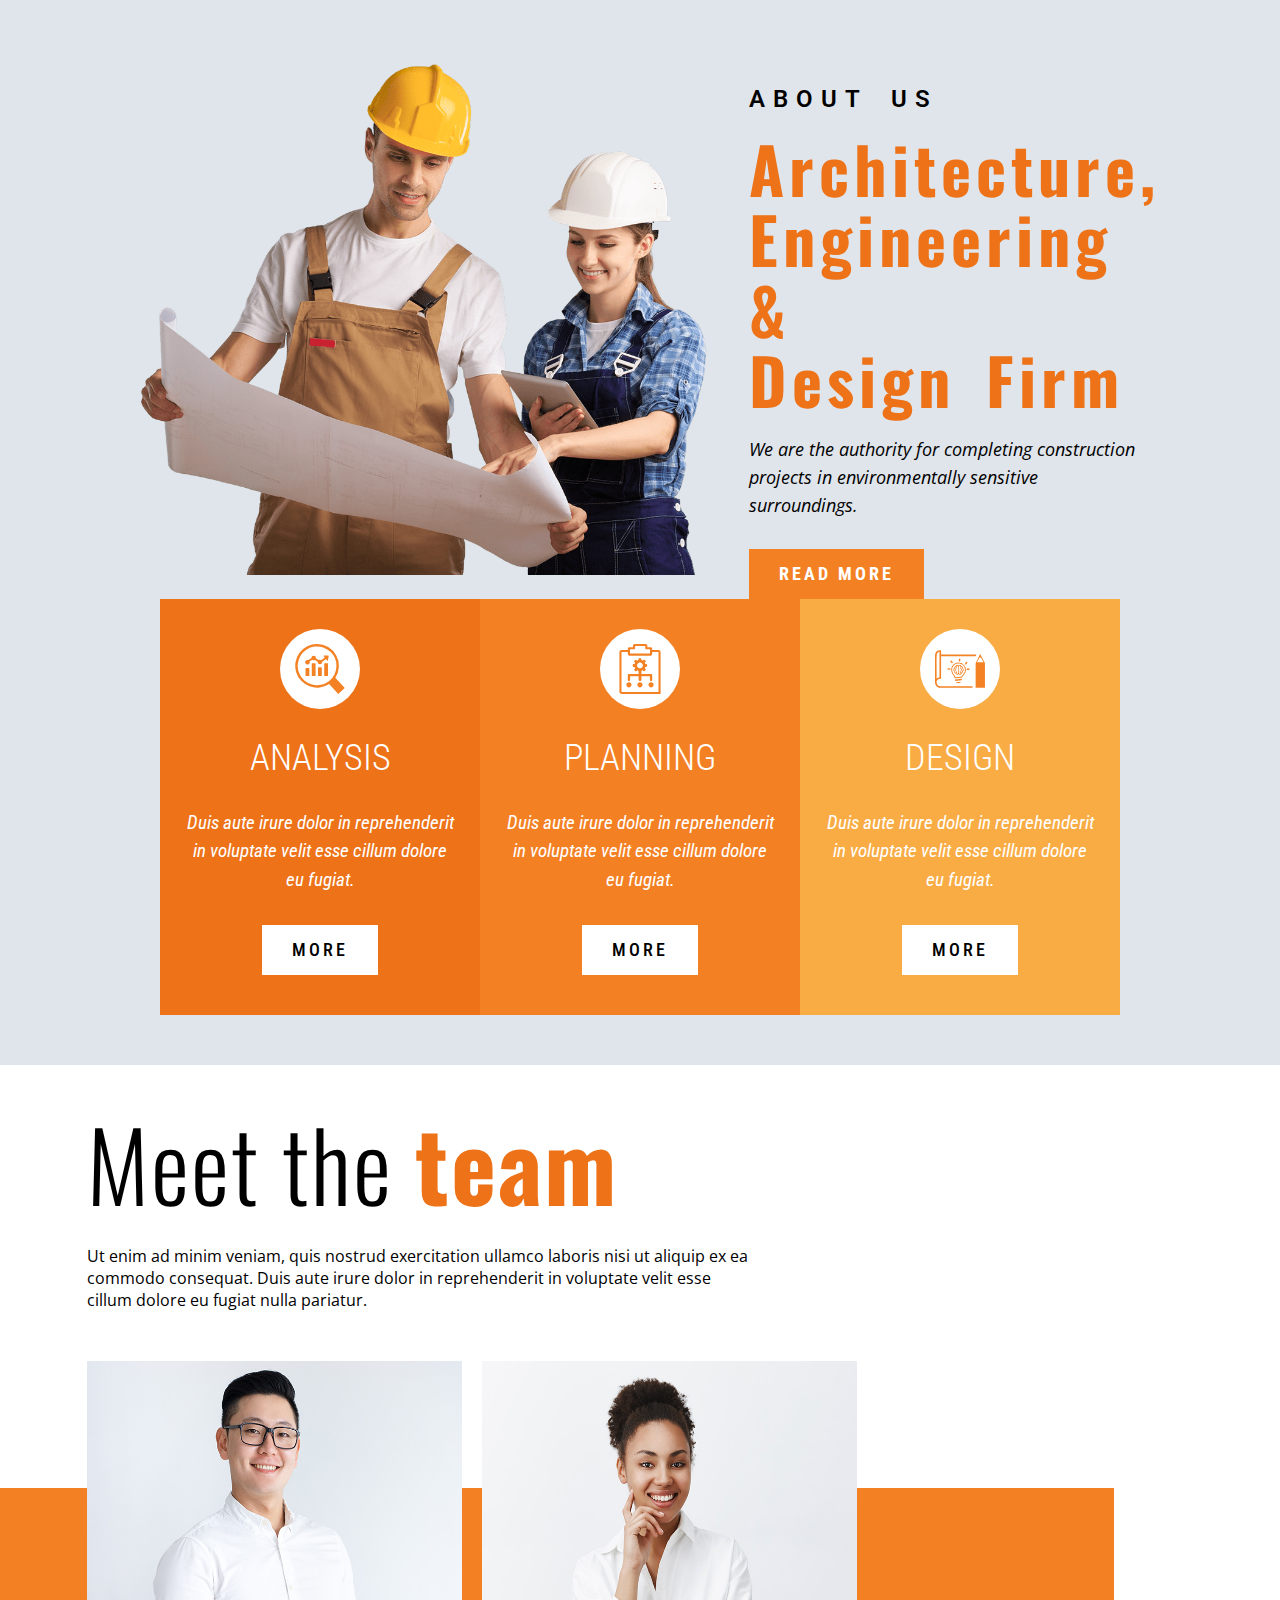
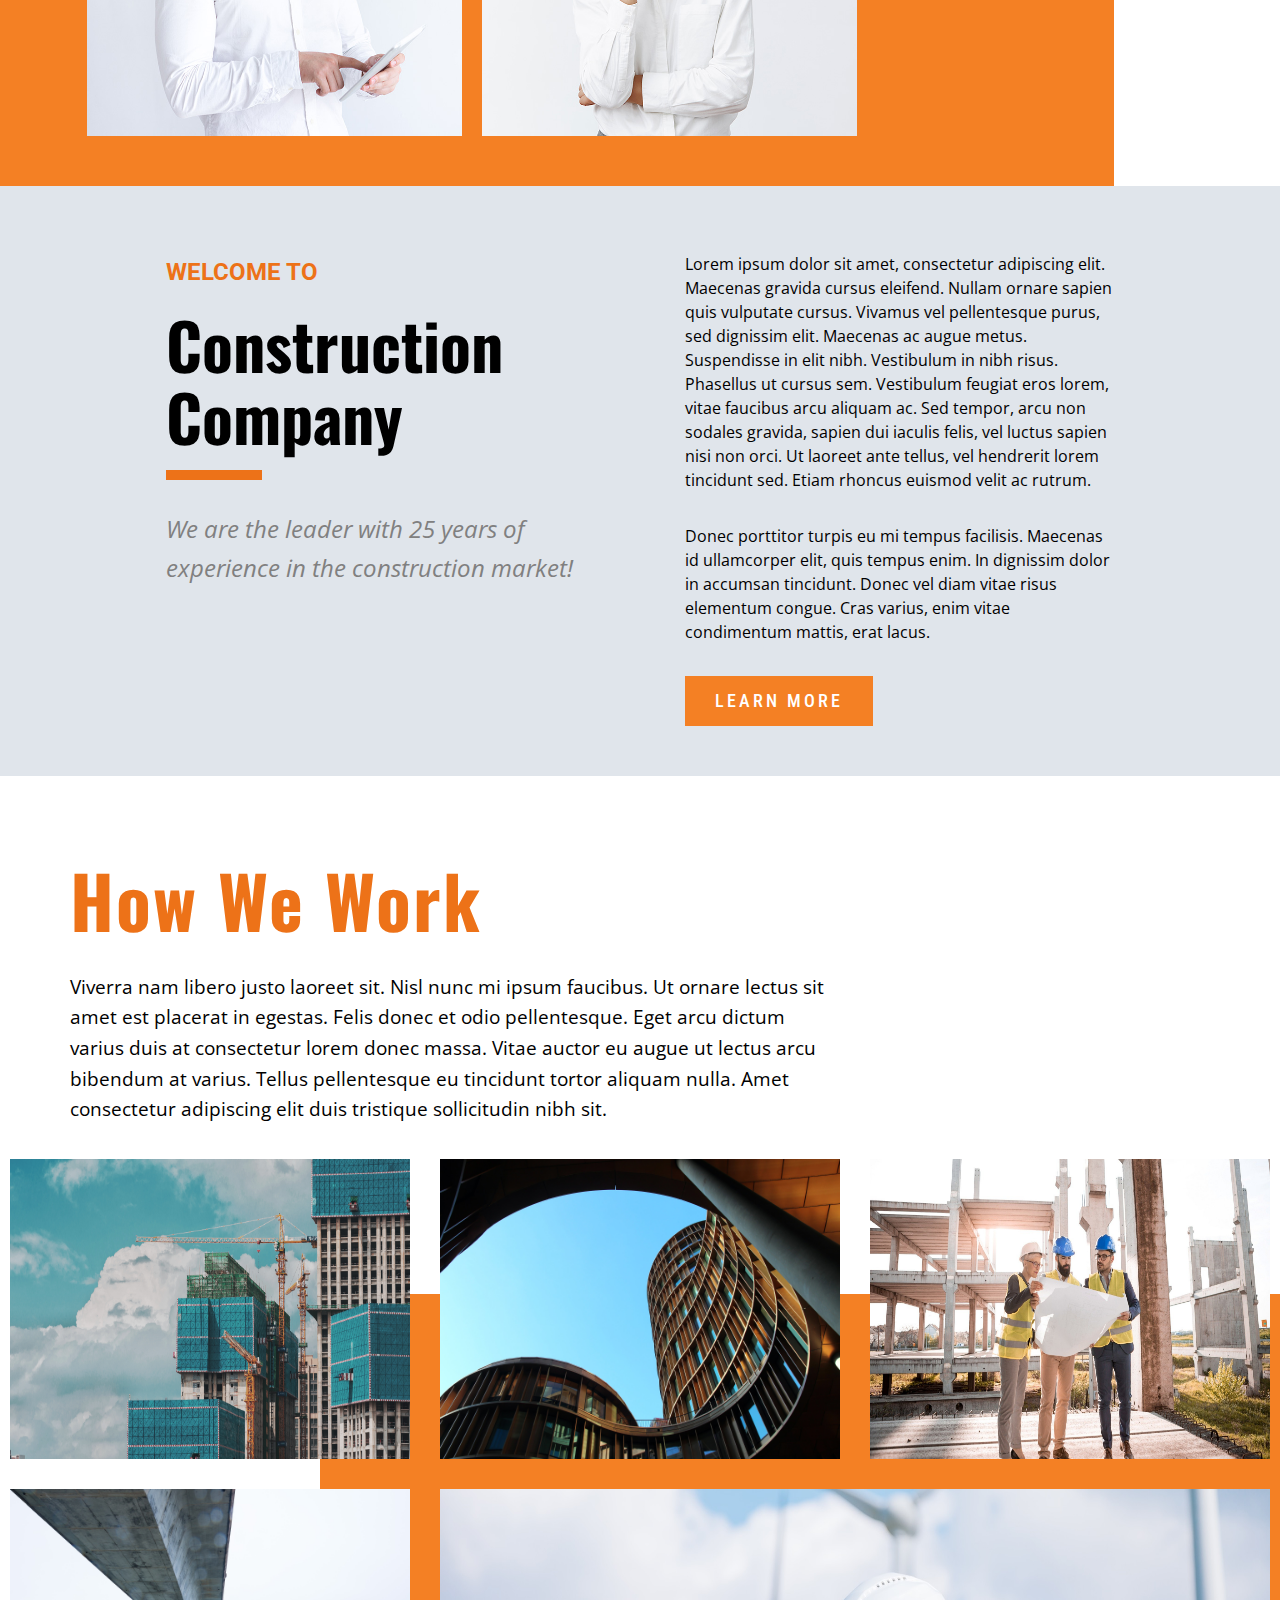
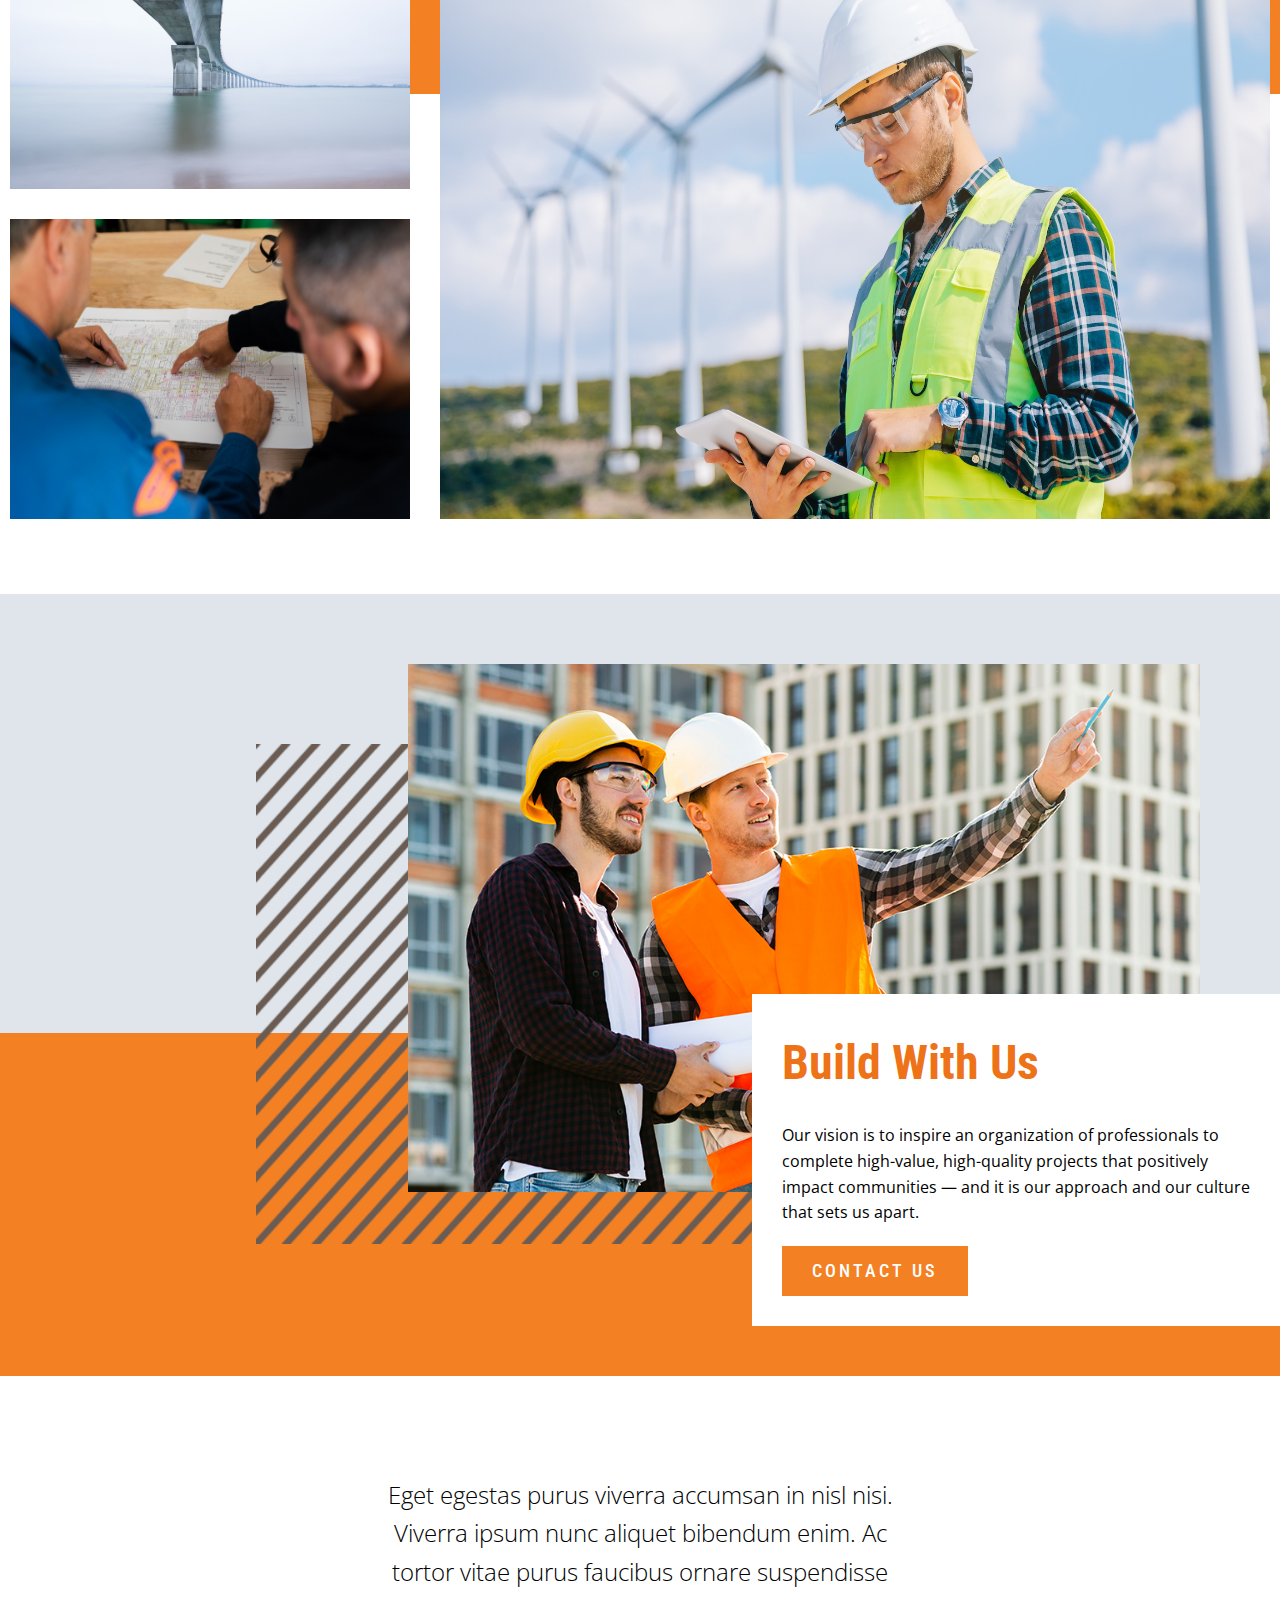
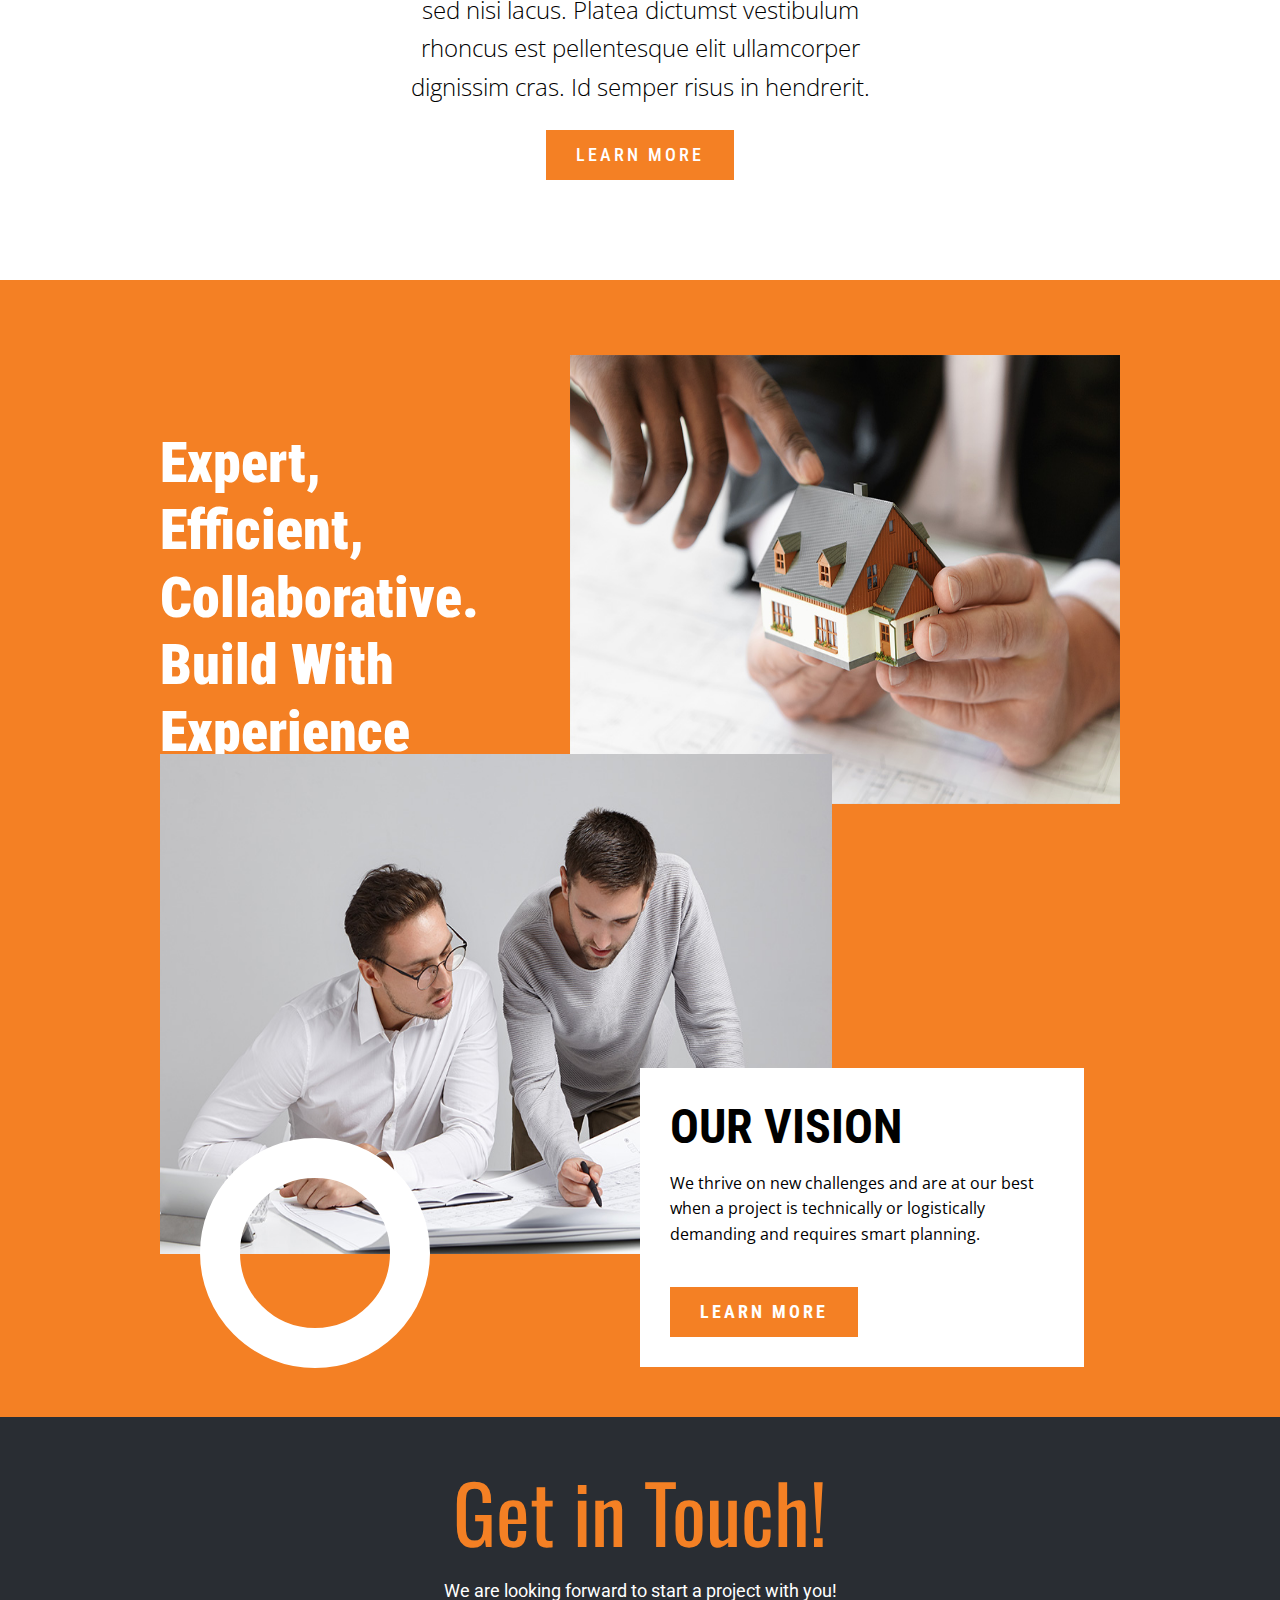
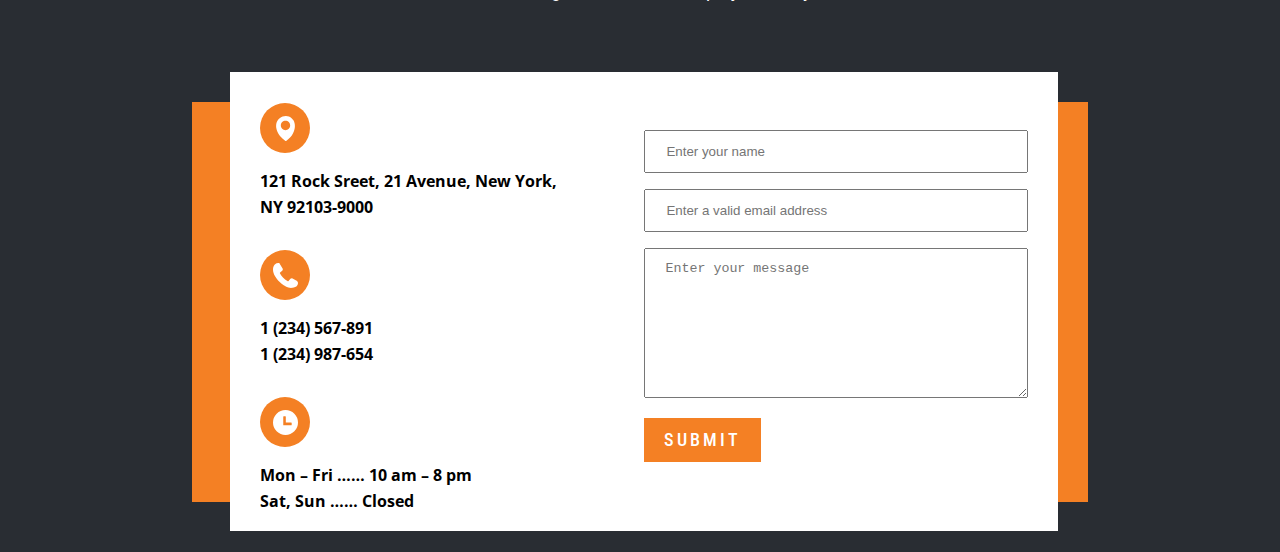
<file: index.html>
<!DOCTYPE html>
<html>
    <head>
        <title>Engineering Firm</title>
        <link rel="stylesheet" href="./styles/styles.css" type="text/css">
    </head>
    <body>
        <div class="first">
            <div class="first-inner">
                <img src="./images/ggg-min.png">
                <div class="first-inner-content">
                    <h3>ABOUT US</h3>
                    <h1>Architecture,<br>Engineering &<br>Design Firm</h1>
                    <p>We are the authority for completing construction projects in environmentally sensitive surroundings.</p>
                    <button>READ MORE</button>
                </div>
            </div>
            <div class="first-inner-more">
                <div class="first-inner-more-analysis">
                    <div class="circle">
                        <img src="./images/analysis.svg">
                    </div>
                    <h2>ANALYSIS</h2>
                    <p>Duis aute irure dolor in reprehenderit in voluptate velit esse cillum dolore eu fugiat.</p>
                    <button>MORE</button>
                </div>
                <div class="first-inner-more-planning">
                    <div class="circle">
                        <img src="./images/planning.svg">
                    </div>
                    <h2>PLANNING</h2>
                    <p>Duis aute irure dolor in reprehenderit in voluptate velit esse cillum dolore eu fugiat.</p>
                    <button>MORE</button>
                </div>
                <div class="first-inner-more-design">
                    <div class="circle">
                        <img src="./images/design.svg">
                    </div>
                    <h2>DESIGN</h2>
                    <p>Duis aute irure dolor in reprehenderit in voluptate velit esse cillum dolore eu fugiat.</p>
                    <button>MORE</button>
                </div>
            </div>
        </div>
        <div class="second">
            <div class="content">
                <h1>Meet the <b>team</b></h1>
                <p>Ut enim ad minim veniam, quis nostrud exercitation ullamco laboris nisi ut aliquip ex ea commodo consequat. Duis aute irure dolor in reprehenderit in voluptate velit esse cillum dolore eu fugiat nulla pariatur.</p>
                <div class="images">
                    <img src="./images/male.jpg">
                    <img src="./images/female.jpg">
                </div>
            </div>
        </div>
        <div class="third">
            <div class="content">
                <div class="left">
                    <h3>WELCOME TO</h3>
                    <h1>Construction<br>Company</h1>
                    <hr align="left">
                    <p>We are the leader with 25 years of experience in the construction market!</p>
                </div>
                <div class="right">
                    <p>Lorem ipsum dolor sit amet, consectetur adipiscing elit. Maecenas gravida cursus eleifend. Nullam ornare sapien quis vulputate cursus. Vivamus vel pellentesque purus, sed dignissim elit. Maecenas ac augue metus. Suspendisse in elit nibh. Vestibulum in nibh risus. Phasellus ut cursus sem. Vestibulum feugiat eros lorem, vitae faucibus arcu aliquam ac. Sed tempor, arcu non sodales gravida, sapien dui iaculis felis, vel luctus sapien nisi non orci. Ut laoreet ante tellus, vel hendrerit lorem tincidunt sed. Etiam rhoncus euismod velit ac rutrum.</p>
                    <p>Donec porttitor turpis eu mi tempus facilisis. Maecenas id ullamcorper elit, quis tempus enim. In dignissim dolor in accumsan tincidunt. Donec vel diam vitae risus elementum congue. Cras varius, enim vitae condimentum mattis, erat lacus.</p>
                    <button>LEARN MORE</button>
                </div>
            </div>
        </div>
        <div class="fourth">
            <div class="content">
                <h1>How We Work</h1>
                <p>Viverra nam libero justo laoreet sit. Nisl nunc mi ipsum faucibus. Ut ornare lectus sit amet est placerat in egestas. Felis donec et odio pellentesque. Eget arcu dictum varius duis at consectetur lorem donec massa. Vitae auctor eu augue ut lectus arcu bibendum at varius. Tellus pellentesque eu tincidunt tortor aliquam nulla. Amet consectetur adipiscing elit duis tristique sollicitudin nibh sit.</p>
            </div>
            <div class="parent">
                <div class="div1"> <img src="./images/fourth images/1.jpg"> </div>
                <div class="div2"> <img src="./images/fourth images/2.jpg"> </div>
                <div class="div3"> <img src="./images/fourth images/3.jpg"> </div>
                <div class="div4"> <img src="./images/fourth images/4.jpg"> </div>
                <div class="div5"> <img src="./images/fourth images/5.jpg"> </div>
                <div class="div6"> <img src="./images/fourth images/6.jpg"> </div>
            </div>
            <div class="shape"></div>
        </div>
        <div class="fifth">
            <img class="img1" src="./images/fifth images/bg.png" width="600px" height="500px">
            <img class="img2" src="./images/fifth images/img.jpg" width="800px" height="528px">
            <div class="content">
                <h1>Build With Us</h1>
                <p>Our vision is to inspire an organization of professionals to complete high-value, high-quality projects that positively impact communities — and it is our approach and our culture that sets us apart.</p>
                <button>CONTACT US</button>
            </div>
        </div>
        <div class="sixth">
            <p>Eget egestas purus viverra accumsan in nisl nisi. Viverra ipsum nunc aliquet bibendum enim. Ac tortor vitae purus faucibus ornare suspendisse sed nisi lacus. Platea dictumst vestibulum rhoncus est pellentesque elit ullamcorper dignissim cras. Id semper risus in hendrerit. </p>
            <button>LEARN MORE</button>
        </div>
        <div class="seventh">
            <div class="inner">
                <div class="top">
                    <h1><b>Expert, Efficient, Collaborative.<br>Build With Experience</b></h1>
                    <img src="./images/seventh images/img1.jpg">
                </div>
                <img class="middle" src="./images/seventh images/img2.jpg">
                <div class="circle"></div>
                <div class="content">
                    <h1>OUR VISION</h1>
                    <p>We thrive on new challenges and are at our best when a project is technically or logistically demanding and requires smart planning.</p>
                    <button>LEARN MORE</button>
                </div>
            </div>
        </div>
        <div class="eight">
            <h1>
                Get in Touch!
            </h1>
            <h3>
                We are looking forward to start a project with you!
            </h3>
            <div class="shape"></div>
            <div class="content">
                <div class="left">
                    <div class="circle"><img src="./images/eight/location.svg"></div>
                    <p>121 Rock Sreet, 21 Avenue, New York,<br>NY 92103-9000</p>
                    <div class="circle"><img src="./images/eight/phone.svg"></div>
                    <p>1 (234) 567-891<br>1 (234) 987-654</p>
                    <div class="circle"><img src="./images/eight/clock.svg"></div>
                    <p>Mon – Fri …… 10 am – 8 pm<br>Sat, Sun …… Closed</p>
                </div>
                <div class="right">
                    <input type="text" class="text" placeholder="Enter your name"><br>
                    <input type="text" class="text" placeholder="Enter a valid email address"><br>
                    <textarea placeholder="Enter your message" rows="4" cols="50"></textarea>
                    <button>SUBMIT</button> 
                </div>
            </div>
        </div>
    </body>
</html>
</file>
<file: styles/styles.css>
@import url('https://fonts.googleapis.com/css2?family=Open+Sans&family=Oswald&family=Roboto+Condensed&family=Roboto&display=swap');

html, body{
    margin:0;
    padding:0;
    min-width: 1140px;
}

.first
{
    background-color: #e0e5eb;
    display: block;
    border-bottom: 50px solid;
    border-color: #e0e5eb;
}

.first-inner
{
    width: 80%;
    margin-left: auto;
    margin-right: auto;
    display:flex;
    justify-content: center;
}

.first-inner img
{
    width:75%;
    height:525px;
    margin-top: 50px;
}

.first-inner-content
{
    margin-top: 85px;
    margin-left: 20px;
}

.first-inner-content h3
{
    font-family: Roboto,sans-serif;
    letter-spacing: 3px;
    font-weight: 600;
    margin: 0 20px 0 0;
    font-size: 1.5rem;
    letter-spacing: 8px;
    word-spacing: 10px;
}

.first-inner-content h1
{
    font-family: Oswald, sans-serif;
    font-size: 4rem;
    margin:20px 0 0;
    color: #ed7218;
    line-height: 1.1;
    word-spacing: 10px;
    letter-spacing: 5px;

}

.first-inner-content p
{
    margin: 20px 20px 0 0;
    font-style: italic;
    font-family: 'Open Sans',sans-serif;
    font-size: 1.1rem;
    line-height: 1.6;
}

.first-inner-content button
{
    color: white;
    background-color: #f48024;
    font-family: 'Roboto Condensed', sans-serif;
    text-align: center;
    vertical-align: middle;
    letter-spacing: 3px;
    border-style: none;
    font-weight: 700;
    margin: 30px auto 0 0;
    padding: 15px 30px;
    font-size: 1.1rem;
}

.first-inner-more
{
    margin-left: auto;
    margin-right: auto;
    display:flex;
    justify-content: center;
}

.first-inner-more-analysis
{
    background-color: #ed7218;
    width: 25%;
    text-align: center;
}

.first-inner-more-planning
{
    background-color: #f48024;
    width: 25%;
    text-align: center;
}

.first-inner-more-design
{
    background-color: #f9ac44;
    width: 25%;
    text-align: center;
}

.circle
{
    height: 80px;
    width: 80px;
    border-radius: 50%;
    background-color: #fff;
    justify-content: center;
    align-items: center;
    display: flex;
    margin-left: auto;
    margin-right: auto;
    margin-top: 30px;
}

.circle img
{
    width: 50px;
    height: 50px;
    filter: invert(53%) sepia(61%) saturate(1193%) hue-rotate(347deg) brightness(101%) contrast(91%);
}

.first-inner-more h2
{
    font-weight: 300;
    font-size: 2.25rem;
    margin: 30px 2px 0;
    font-family: 'Roboto Condensed', sans-serif;
    line-height: 1.1;
    color: #fff;
}

.first-inner-more p
{
    font-style: italic;
    margin: 30px 25px 0;
    color: #fff;
    font-family: 'Roboto Condensed', sans-serif;
    font-size: 1.2rem;
    line-height: 1.5;
}

.first-inner-more button
{
    color: #000;
    background-color: #fff;
    font-family: 'Roboto Condensed', sans-serif;
    text-align: center;
    vertical-align: middle;
    letter-spacing: 3px;
    border-style: none;
    font-weight: 500;
    margin: 30px auto 40px 0;
    padding: 15px 30px;
    font-size: 1.1rem;
}

.second
{
    width: 87%;
    border-bottom: 50px solid;
    border-color: #f48024;
    background: linear-gradient(to bottom, #fff 0%, #fff 60%, #f48024 60%, #f48024 100%);
}

.second .content
{
    width: 60%;
    margin-right: calc(((100% - 940px) / 2) + 342px);
    margin-left: calc(((100% - 940px) / 2));
}

.second .content h1
{
    font-family: Oswald, sans-serif;
    font-size: 6rem;
    line-height: 1;
    margin-top: 50px;
    font-weight: 300;
    letter-spacing: 2px;
    margin-top: 50px;
}

.second .content b
{
    color: #ed7218;
    font-weight: 900;
}

.second .content p
{
    font-family: 'Open Sans',sans-serif;
    margin-top: -30px;
}

.second .content .images
{
    display: flex;
    justify-content: left;
    margin-top: 50px;
}

.second .content .images img
{
    width: 375px;
    height: 375px;
    border-right: 20px solid;
    border-color: rgba(0,0,0,0)
}

.third
{
    background-color: #e0e5eb; 
    border-top: 50px solid;
    border-bottom: 50px solid;
    border-color: #e0e5eb;
}

.third .content
{
    width: 74%;
    display: flex;
    margin-left: auto;
    margin-right: auto;
}

.third .content .left
{
    width: 50%;
    border-right: 90px solid;
    border-color: rgba(0,0,0,0)
}

.third .content .left h3
{
    font-family: Roboto,sans-serif;
    font-size: 1.5rem;
    font-weight: 700;
    color: #ed7218;
    line-height: 1;
}

.third .content .left h1
{
    font-family: Oswald, sans-serif;
    font-weight: 700;
    font-size: 4rem;
    line-height: 1;
    margin-top: 10px;
    line-height: 4.5rem;
}

.third .content .left hr
{
    border: 5px solid;
    border-color: #ed7218;
    background-color: #ed7218;
    width: 20%;
    margin-top: -25px;
}

.third .content .left p
{
    font-family: 'Open Sans',sans-serif;
    font-style: italic;
    font-size: 1.5rem;
    margin: 30px 0 0;
    color: #808080;
    line-height: 1.6;
}

.third .content .right
{
    width: 50%;
}

.third .content .right p
{
    font-family: 'Open Sans',sans-serif;
    font-size: 1rem;
    line-height: 1.5rem;
    margin-bottom: 2rem;
}

.third .content .right button
{
    color: white;
    background-color: #f48024;
    font-family: 'Roboto Condensed', sans-serif;
    text-align: center;
    vertical-align: middle;
    letter-spacing: 3px;
    border-style: none;
    font-weight: 500;
    padding: 15px 30px;
    font-size: 1.1rem;
}

.fourth
{
    width:100%;
    background-color:#fff;
}

.fourth .content
{
    width: 60%;
    margin: 70px auto 0 calc(((100% - 1140px) / 2));
}

.fourth .content h1
{
    font-family: Oswald, sans-serif;
    font-size: 4.5rem;
    font-weight: 700;
    color: #ed7218;
    letter-spacing: 2px;
}

.fourth .content p
{
    font-family: 'Open Sans',sans-serif;
    font-size: 1.2rem;
    line-height: 1.6;
    margin-top: -30px;
}

.fourth .shape
{
    width: 75%;
    height: 400px;
    background-color: #f48024;
    margin-left: 25%;
    margin-top: -1500px;
}

.fourth .parent 
{
    width: 60%;
    display: flex;
    justify-content: center;
    margin-left: auto;
    margin-right: auto;
    display: grid;
    grid-template-columns: repeat(5, 1fr);
    grid-template-rows: repeat(5, 1fr);
    grid-column-gap: 0px;
    grid-row-gap: 0px;
}

.fourth .parent .div1 
{ 
    grid-area: 1 / 1 / 2 / 2; 
    width:400px;
    height:300px;
    border: 15px solid;
    border-color: rgba(0,0,0,0);
}
.fourth .parent .div1 img
{
    width:400px;
    height:300px;
}

.fourth .parent .div2 
{ 
    grid-area: 1 / 2 / 2 / 3; 
    width:400px;
    height:300px;
    border: 15px solid;
    border-color: rgba(0,0,0,0);
}
.fourth .parent .div2 img
{
    width:400px;
    height:300px;
}

.fourth .parent .div3 
{ 
    grid-area: 1 / 3 / 2 / 4; 
    width:400px;
    height:300px;
    border: 15px solid;
    border-color: rgba(0,0,0,0);
}
.fourth .parent .div3 img
{
    width:400px;
    height:300px;
}

.fourth .parent .div4 
{ 
    grid-area: 2 / 1 / 3 / 2; 
    width:400px;
    height:300px;
    border: 15px solid;
    border-color: rgba(0,0,0,0);
}
.fourth .parent .div4 img
{
    width:400px;
    height:300px;
}

.fourth .parent .div5 
{ 
    grid-area: 3 / 1 / 4 / 2; 
    width:400px;
    height:300px;
    border: 15px solid;
    border-color: rgba(0,0,0,0);
}
.fourth .parent .div5 img
{
    width:400px;
    height:300px;
}

.fourth .parent .div6 
{ 
    grid-area: 2 / 2 / 4 / 4; 
    width:830px;
    height:630px;
    border-top: 15px solid;
    border-left: 15px solid;
    border-color: rgba(0,0,0,0);
}
.fourth .parent .div6 img
{
    width:830px;
    height:630px;
}

.fifth
{
    width: 100%;
    height: auto;
    background-image: linear-gradient(to bottom, #e0e5eb 0%, #e0e5eb 60%, #f48024 60%, #f48024 100%);
    margin-top: 500px;
    display: flex;
    border-bottom: 50px solid;
    border-color: #f48024;
}

.fifth .img1
{
    margin-top: 150px;
    margin-left: 20%;
}

.fifth .img2
{
    margin-left: -35%;
    margin-top: 70px;
}

.fifth .content
{
    background-color: white;
    padding: 30px;
    margin-left: -35%;
    margin-top: 400px;
    width: 600px;
}

.fifth .content h1
{
    font-size: 3rem;
    font-weight: 700;
    font-family: 'Roboto Condensed', sans-serif;
    color: #ed7218;
    margin-top:10px;
}

.fifth .content p
{
    margin-top: 20px;
    margin-bottom: 20px;
    font-family: 'Open Sans',sans-serif;
    font-size: 1rem;
    line-height: 1.6;
}

.fifth .content button
{
    color: white;
    background-color: #f48024;
    font-family: 'Roboto Condensed', sans-serif;
    text-align: center;
    vertical-align: middle;
    letter-spacing: 3px;
    border-style: none;
    font-weight: 500;
    padding: 15px 30px;
    font-size: 1.1rem;
}

.sixth
{
    width:40%;
    margin-left: auto;
    margin-right:auto;
    margin-top: 100px;
    margin-bottom: 100px;
    text-align: center;
    font-size: 1.5rem;
    font-weight: lighter;
    font-family: 'Open Sans',sans-serif;
    line-height: 1.6;
}

.sixth button
{
    color: white;
    background-color: #f48024;
    font-family: 'Roboto Condensed', sans-serif;
    text-align: center;
    vertical-align: middle;
    letter-spacing: 3px;
    border-style: none;
    font-weight: 500;
    padding: 15px 30px;
    font-size: 1.1rem;
}

.seventh
{
    background-color: #f48024;
}

.seventh .inner
{
    width: 75%;
    margin-left:auto;
    margin-right:auto;
}

.seventh .inner .top
{
    display: flex;
    justify-content: center;
    border-top: 75px solid;
    border-color: #f48024;
}

.seventh .inner .top h1
{
    border-right: 50px solid;
    border-color: #f48024;
    font-family: 'Roboto Condensed', sans-serif;
    font-size: 3.5rem;
    line-height: 1.2;
    font-weight: 900;
    margin-top: 75px;
    color: white;
}

.seventh .inner .top img
{
    width: 550px;
    height: auto;
}

.seventh .inner .middle
{
    width: 70%;
    height: 500px;
    margin-top: -50px;
}

.seventh .inner .circle
{
    width: 150px;
    height: 150px;
    border: 40px solid;
    border-radius: 50%;
    border-color: #fff;
    background-color: rgba(0,0,0,0);
    margin-left: 40px;
    margin-top: -120px;
    position: relative;
}

.seventh .inner .content
{
    background-color: #fff;
    width: 40%;
    padding: 30px;
    margin-left: 50%;
    margin-top: -300px;
    position: relative;
    border-bottom: 50px solid;
    border-color: #f48024;
}

.seventh .inner .content h1
{
    font-family: 'Roboto Condensed', sans-serif;
    font-weight: 700;
    font-size: 3rem;
    margin-top: 0px;
    margin-bottom: 10px;
}

.seventh .inner .content p
{
    font-family: 'Open Sans',sans-serif;
    font-size: 1rem;
    line-height: 1.6;
    margin-bottom: 10px;
}

.seventh .inner .content button
{
    color: white;
    background-color: #f48024;
    font-family: 'Roboto Condensed', sans-serif;
    text-align: center;
    vertical-align: middle;
    letter-spacing: 3px;
    border-style: none;
    font-weight: 700;
    margin: 30px auto 0 0;
    padding: 15px 30px;
    font-size: 1.1rem;
}

.eight
{
    background-color: #292d33;
    width: 100%;
    height: auto;
    border-top: 50px solid;
    border-bottom: 50px solid;
    border-color: #292d33;
}

.eight h1
{
    font-family: Oswald, sans-serif;
    font-size: 5rem;
    font-weight: 400;
    line-height: 1.1;
    color: #f48024;
    margin-top: 0px;
    margin-bottom: 25px;
    text-align: center;
}

.eight h3
{
    font-size: 1.125rem;
    font-weight: 400;
    line-height: 1.2;
    font-family: Roboto,sans-serif;
    color: #fff;
    text-align: center;
}

.eight .shape
{
    width: 70%;
    height: 400px;
    background-color: #f48024;
    margin-left: auto;
    margin-right: auto;
    margin-top: 100px;
}

.eight .content
{
    width:60%;
    background-color: #fff;
    margin-left: 18%;
    padding-left: 30px;
    padding-right: 30px;
    margin-top: -430px;
    display: flex;
    position: absolute;
}

.eight .content .left
{
    width: 50%;
    padding-top: 1px;
}

.eight .content .left .circle
{
    width: 50px;
    height: 50px;
    border-radius: 50%;
    background-color: #f48024;
    margin-left: 0px;
}

.eight .content .left .circle img
{
    width: 25px;
    height: 25px;
    filter: invert(100%) sepia(0%) saturate(2%) hue-rotate(56deg) brightness(114%) contrast(101%);
}

.eight .content .left p
{
    font-family: 'Open Sans',sans-serif;
    font-size: 1rem;
    line-height: 1.6;
    font-weight: 700;
}

.eight .content .right
{
    margin-top: 50px;
    width: 50%;
}

.eight .content .right .text
{
    width: 100%;
    padding: 12px 20px;
    margin: 8px 0;
    box-sizing: border-box;
}

.eight .content .right textarea
{
    width: 100%;
    height:150px;
    padding: 12px 20px;
    margin: 8px 0;
    box-sizing: border-box;
}

.eight .content .right button
{
    color: white;
    background-color: #f48024;
    font-family: 'Roboto Condensed', sans-serif;
    text-align: center;
    vertical-align: middle;
    letter-spacing: 3px;
    border-style: none;
    font-weight: 500;
    margin: 8px auto 0 0;
    padding: 12px 20px;
    font-size: 1.1rem;
}
</file>
